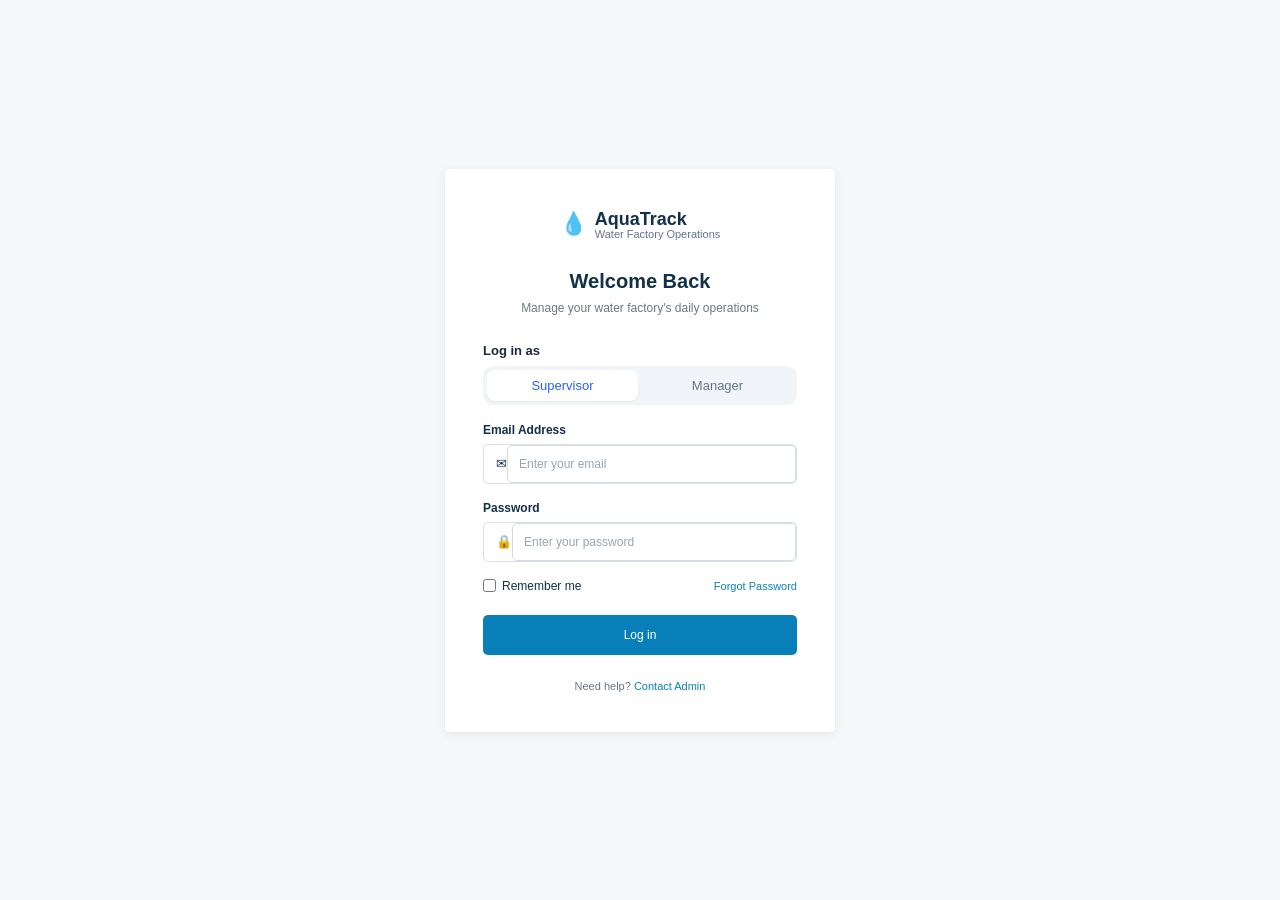
<file: index.html>
<!doctype html>
<html lang="en">
  <head>
    <meta charset="UTF-8" />
    <meta name="viewport" content="width=device-width, initial-scale=1.0" />
    <title>AquaTrack — Water Factory Login</title>

    <link rel="stylesheet" href="style.css" />
  </head>

  <body class="login-page">
    <div class="login-card">
      <div class="logo">
        <span class="logo-icon">💧</span>
        <div>
          <span>AquaTrack</span>
          <div class="logo-tagline">Water Factory Operations</div>
        </div>
      </div>

      <h1>Welcome Back</h1>
      <p class="subtitle">Manage your water factory's daily operations</p>

      <form id="loginForm">
        <div class="role-select">
          <p class="role-label">Log in as</p>
          <div class="role-buttons">
            <button
              type="button"
              class="role-btn active"
              data-role="supervisor"
            >
              Supervisor
            </button>
            <button type="button" class="role-btn" data-role="manager">
              Manager
            </button>
          </div>
        </div>
        <label for="email">Email Address</label>
        <div class="input-group">
          <span>✉</span>
          <input
            type="email"
            id="email"
            placeholder="Enter your email"
            required
          />
        </div>

        <label for="password">Password</label>
        <div class="input-group">
          <span>🔒</span>
          <input
            type="password"
            id="password"
            placeholder="Enter your password"
            required
          />
        </div>

        <div class="login-options">
          <label class="remember">
            <input type="checkbox" />
            <span>Remember me</span>
          </label>

          <a href="#" class="forgot">Forgot Password</a>
        </div>

        <button type="submit" class="primary-btn">Log in</button>
      </form>

      <p class="help">Need help? <a href="#">Contact Admin</a></p>
    </div>

    <script src="app.js"></script>
  </body>
</html>
</file>
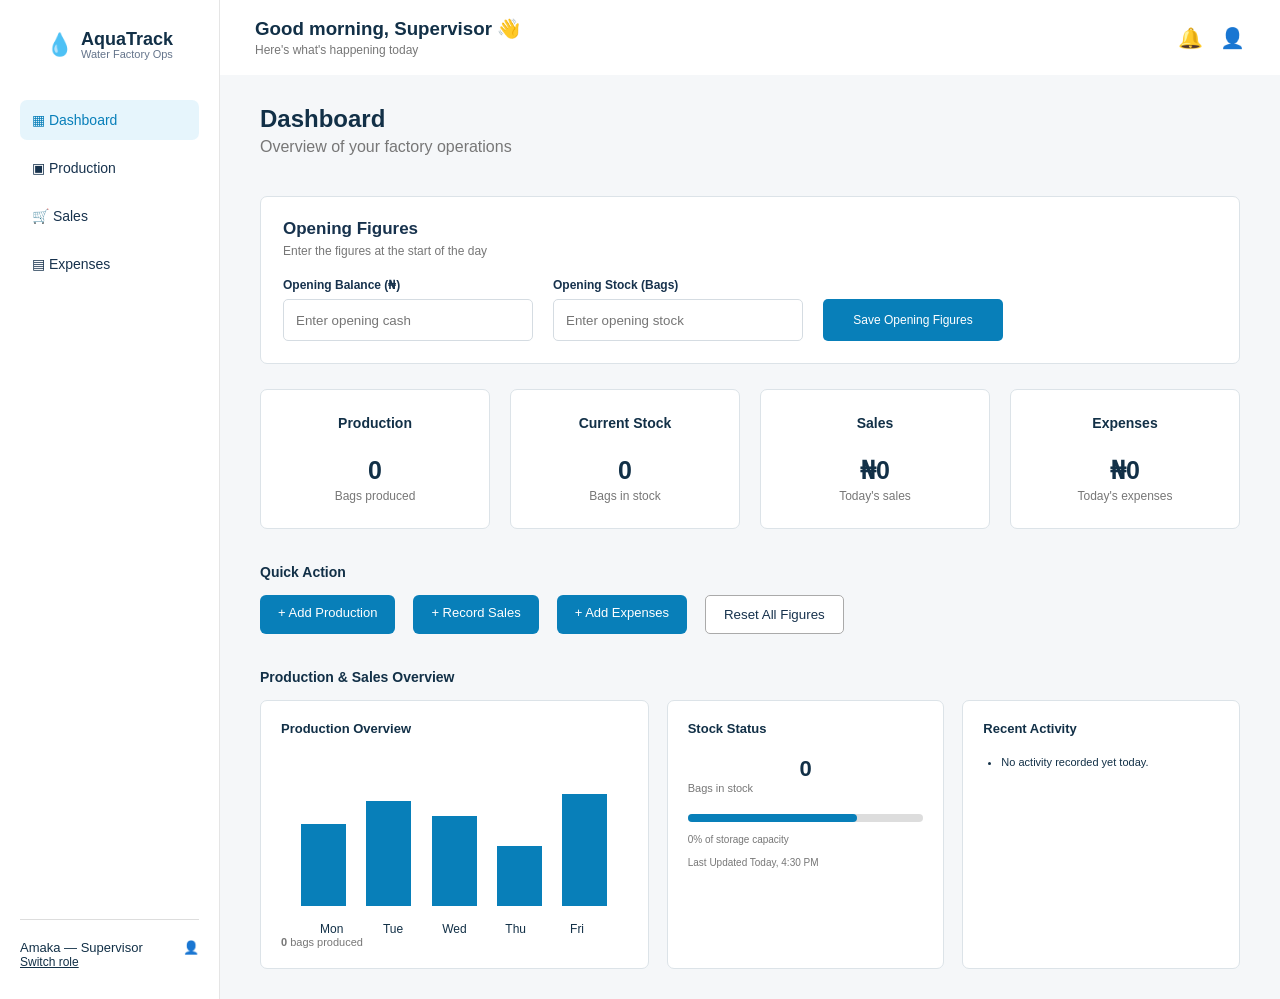
<file: dashboard.html>
<!doctype html>
<html lang="en">
  <head>
    <meta charset="UTF-8" />
    <meta name="viewport" content="width=device-width, initial-scale=1.0" />
    <title>AquaTrack — Water Factory Dashboard</title>

    <link rel="stylesheet" href="style.css" />
  </head>

  <body>
    <div class="app">
      <!-- Sidebar -->
      <aside class="sidebar">
        <div class="logo">
          <span class="logo-icon">💧</span>
          <div class="logo-text">
            <span>AquaTrack</span>
            <span class="logo-tagline">Water Factory Ops</span>
          </div>
        </div>
        <nav>
          <a href="dashboard.html" class="active">▦ Dashboard</a>
          <a href="production.html">▣ Production</a>
          <a href="sales.html">🛒 Sales</a>
          <a href="expenses.html">▤ Expenses</a>
        </nav>

        <div class="user">
          <span id="profileName">Bola Manager</span>
          👤
        </div>
        <a
          href="#"
          id="logoutLink"
          style="font-size: 12px; color: var(--text-muted)"
          >Switch role</a
        >
      </aside>

      <!-- Main Content -->
      <main class="main">
        <!-- Header -->
        <header class="topbar">
          <div>
            <h3 id="greeting">Good morning, Manager 👋</h3>
            <p>Here's what's happening today</p>
          </div>

          <div class="icons">🔔 &nbsp; 👤</div>
        </header>

        <!-- Dashboard Content -->
        <section class="content">
          <h1>Dashboard</h1>
          <p class="description">Overview of your factory operations</p>

          <!-- Summary Cards -->
          <!-- OPENING FIGURES -->

          <div class="opening-section">
            <div class="opening-card">
              <h2>Opening Figures</h2>

              <p>Enter the figures at the start of the day</p>

              <div class="opening-fields">
                <!-- OPENING BALANCE -->
                <div class="opening-field">
                  <label for="openingBalance"> Opening Balance (₦) </label>

                  <input
                    type="number"
                    id="openingBalance"
                    placeholder="Enter opening cash"
                  />
                </div>

                <!-- OPENING STOCK -->
                <div class="opening-field">
                  <label for="openingStock"> Opening Stock (Bags) </label>

                  <input
                    type="number"
                    id="openingStock"
                    placeholder="Enter opening stock"
                  />
                </div>

                <button
                  type="button"
                  class="primary-btn"
                  id="saveOpeningFigures"
                >
                  Save Opening Figures
                </button>
              </div>
            </div>
          </div>

          <div class="cards">
            <div class="card">
              <h3>Production</h3>
              <strong id="dashboardProduction">0</strong>
              <p>Bags produced</p>
            </div>

            <div class="card">
              <h3>Current Stock</h3>
              <strong id="currentStock">0</strong>
              <p>Bags in stock</p>
            </div>

            <div class="card">
              <h3>Sales</h3>
              <strong id="dashboardSales">₦0</strong>
              <p>Today's sales</p>
            </div>

            <div class="card">
              <h3>Expenses</h3>
              <strong id="dashboardExpenses">₦0</strong>
              <p>Today's expenses</p>
            </div>
          </div>

          <!-- Quick Actions -->
          <h3 class="section-title">Quick Action</h3>

          <div class="actions">
            <a href="production.html"> + Add Production </a>

            <a href="sales.html"> + Record Sales </a>

            <a href="expenses.html"> + Add Expenses </a>
            <button type="button" id="resetData" class="secondary-btn">
              Reset All Figures
            </button>
          </div>

          <!-- Overview -->
          <h3 class="section-title">Production & Sales Overview</h3>

          <div class="overview">
            <!-- Production Chart -->
            <div class="overview-card">
              <h3>Production Overview</h3>

              <div class="chart-container">
                <div class="chart">
                  <div class="bar" style="height: 55%"></div>
                  <div class="bar" style="height: 70%"></div>
                  <div class="bar" style="height: 60%"></div>
                  <div class="bar" style="height: 40%"></div>
                  <div class="bar" style="height: 75%"></div>
                </div>

                <div class="days">
                  <span>Mon</span>
                  <span>Tue</span>
                  <span>Wed</span>
                  <span>Thu</span>
                  <span>Fri</span>
                </div>
              </div>

              <p><strong id="productionOverview">0</strong> bags produced</p>
            </div>

            <!-- Stock -->
            <div class="overview-card">
              <h3>Stock Status</h3>

              <div class="stock-number" id="dashboardStockStatus">0</div>

              <p>Bags in stock</p>

              <div class="progress">
                <div></div>
              </div>

              <small class="stock-percent">72% of storage capacity</small>

              <small> Last Updated Today, 4:30 PM </small>
            </div>

            <!-- Recent Activity -->
            <div class="overview-card">
              <h3>Recent Activity</h3>

              <ul class="activity" id="recentActivity">
                <li>
                  <strong>Production added</strong><br />
                  +108 good bags<br />
                  Today
                </li>

                <li>
                  <strong>Sales recorded</strong><br />
                  92 bags — ₦32,200<br />
                  Today
                </li>

                <li>
                  <strong>Expense added</strong><br />
                  Diesel — ₦10,000<br />
                  Today
                </li>
              </ul>
            </div>
          </div>
        </section>
      </main>
    </div>
    <script src="app.js"></script>
  </body>
</html>
</file>
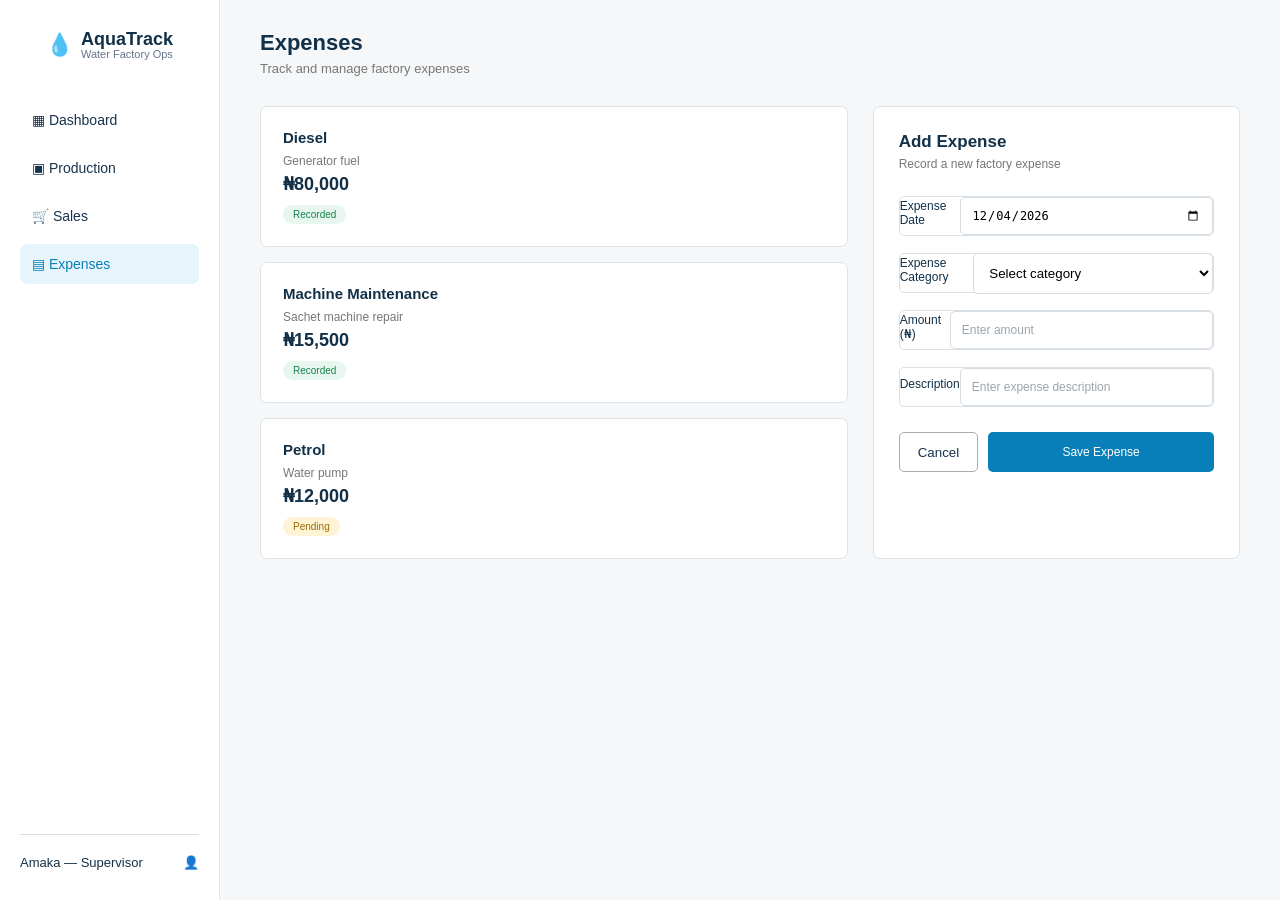
<file: expenses.html>
<!doctype html>
<html lang="en">
  <head>
    <meta charset="UTF-8" />
    <meta name="viewport" content="width=device-width, initial-scale=1.0" />

    <title>AquaTrack — Water Factory Expenses</title>

    <link rel="stylesheet" href="style.css" />
  </head>

  <body>
    <div class="app">
      <!-- SIDEBAR -->
      <aside class="sidebar">
        <div class="logo">
          <span class="logo-icon">💧</span>
          <div class="logo-text">
            <span>AquaTrack</span>
            <span class="logo-tagline">Water Factory Ops</span>
          </div>
        </div>

        <nav>
          <a href="dashboard.html"> ▦ Dashboard </a>

          <a href="production.html"> ▣ Production </a>

          <a href="sales.html"> 🛒 Sales </a>

          <a href="expenses.html" class="active"> ▤ Expenses </a>
        </nav>

        <div class="user">
          <span id="profileName">Bola Manager</span>
          👤
        </div>
      </aside>

      <!-- MAIN CONTENT -->
      <main class="main">
        <section class="content">
          <!-- PAGE HEADER -->
          <div class="page-header">
            <h1>Expenses</h1>

            <p>Track and manage factory expenses</p>
          </div>

          <!-- PAGE GRID -->
          <div class="page-grid">
            <!-- EXPENSE RECORDS -->
            <div>
              <div class="records">
                <!-- EXPENSE 1 -->
                <div class="record">
                  <h3>Diesel</h3>

                  <p>Generator fuel</p>

                  <strong> ₦80,000 </strong>

                  <br />

                  <span class="status"> Recorded </span>
                </div>

                <!-- EXPENSE 2 -->
                <div class="record">
                  <h3>Machine Maintenance</h3>

                  <p>Sachet machine repair</p>

                  <strong> ₦15,500 </strong>

                  <br />

                  <span class="status"> Recorded </span>
                </div>

                <!-- EXPENSE 3 -->
                <div class="record">
                  <h3>Petrol</h3>

                  <p>Water pump</p>

                  <strong> ₦12,000 </strong>

                  <br />

                  <span class="status pending"> Pending </span>
                </div>
              </div>
            </div>

            <!-- ADD EXPENSE FORM -->
            <div class="form-card">
              <h2>Add Expense</h2>

              <p>Record a new factory expense</p>

              <!-- DATE -->
              <div class="input-group">
                <label> Expense Date </label>

                <input type="date" value="2026-08-13" />
              </div>

              <!-- CATEGORY -->
              <div class="input-group">
                <label> Expense Category </label>

                <select id="expenseCategory">
                  <option value="">Select category</option>

                  <option value="Diesel">Diesel</option>

                  <option value="Petrol">Petrol</option>

                  <option value="Maintenance">Maintenance</option>

                  <option value="Transportation">Transportation</option>

                  <option value="Other">Other</option>
                </select>
              </div>

              <!-- AMOUNT -->
              <div class="input-group">
                <label> Amount (₦) </label>

                <input
                  type="number"
                  id="expenseAmount"
                  placeholder="Enter amount"
                />
              </div>

              <!-- DESCRIPTION -->
              <div class="input-group">
                <label> Description </label>

                <input
                  type="text"
                  id="expenseDescription"
                  placeholder="Enter expense description"
                />
              </div>

              <!-- BUTTONS -->
              <div class="form-buttons">
                <button type="button" class="secondary-btn">Cancel</button>

                <button type="button" class="primary-btn" id="saveExpense">
                  Save Expense
                </button>
              </div>
            </div>
          </div>
        </section>
      </main>
    </div>
    <script src="app.js"></script>
  </body>
</html>
</file>
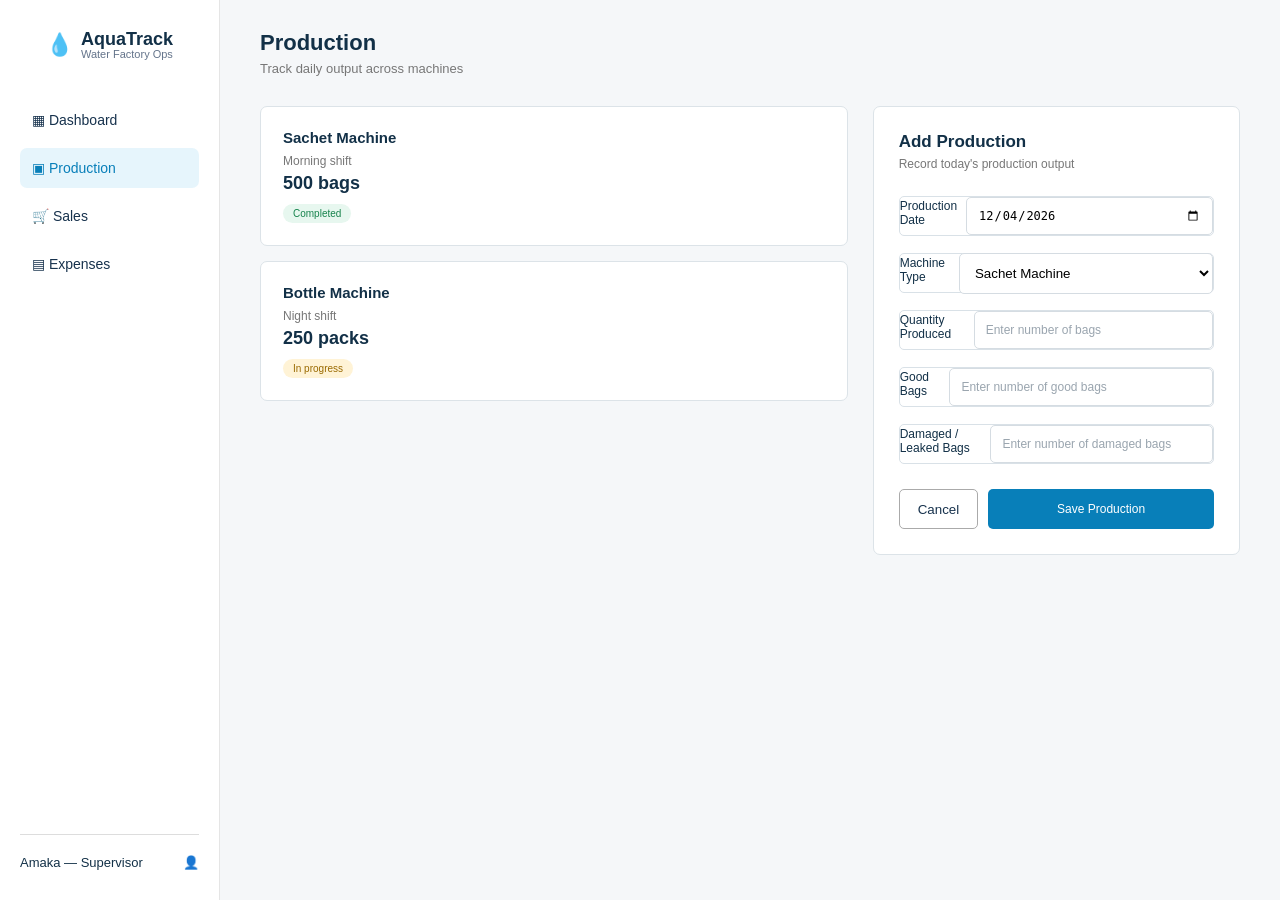
<file: production.html>
<!doctype html>
<html lang="en">
  <head>
    <meta charset="UTF-8" />
    <meta name="viewport" content="width=device-width, initial-scale=1.0" />

    <title>AquaTrack — Water Factory Production</title>

    <link rel="stylesheet" href="style.css" />
  </head>

  <body>
    <div class="app">
      <!-- SIDEBAR -->
      <aside class="sidebar">
        <div class="logo">
          <span class="logo-icon">💧</span>
          <div class="logo-text">
            <span>AquaTrack</span>
            <span class="logo-tagline">Water Factory Ops</span>
          </div>
        </div>

        <nav>
          <a href="dashboard.html"> ▦ Dashboard </a>

          <a href="production.html" class="active"> ▣ Production </a>

          <a href="sales.html"> 🛒 Sales </a>

          <a href="expenses.html"> ▤ Expenses </a>
        </nav>

        <div class="user">
          <span id="profileName">Bola Manager</span>
          👤
        </div>
      </aside>

      <!-- MAIN CONTENT -->
      <main class="main">
        <!-- PAGE HEADER -->
        <section class="content">
          <div class="page-header">
            <h1>Production</h1>

            <p>Track daily output across machines</p>
          </div>

          <!-- PAGE GRID -->
          <div class="page-grid">
            <!-- LEFT SIDE: PRODUCTION RECORDS -->
            <div>
              <div class="records">
                <!-- RECORD 1 -->
                <div class="record">
                  <h3>Sachet Machine</h3>

                  <p>Morning shift</p>

                  <strong> 500 bags </strong>

                  <br />

                  <span class="status"> Completed </span>
                </div>

                <!-- RECORD 2 -->
                <div class="record">
                  <h3>Bottle Machine</h3>

                  <p>Night shift</p>

                  <strong> 250 packs </strong>

                  <br />

                  <span class="status pending"> In progress </span>
                </div>
              </div>
            </div>

            <!-- RIGHT SIDE: ADD PRODUCTION FORM -->
            <div class="form-card" id="productionForm">
              <h2>Add Production</h2>

              <p>Record today's production output</p>

              <!-- DATE -->
              <div class="input-group">
                <label> Production Date </label>

                <input type="date" value="2026-08-13" />
              </div>

              <!-- MACHINE -->
              <div class="input-group">
                <label> Machine Type </label>

                <select id="machineType">
                  <option>Sachet Machine</option>

                  <option>Bottle Machine</option>
                </select>
              </div>

              <!-- QUANTITY -->
              <div class="input-group">
                <label> Quantity Produced </label>

                <input
                  type="number"
                  id="productionQuantity"
                  placeholder="Enter number of bags"
                />
              </div>

              <!-- GOOD BAGS -->
              <div class="input-group">
                <label> Good Bags </label>

                <input
                  type="number"
                  id="goodBags"
                  placeholder="Enter number of good bags"
                />
              </div>

              <!-- DAMAGED -->
              <div class="input-group">
                <label> Damaged / Leaked Bags </label>

                <input
                  type="number"
                  id="damagedBags"
                  placeholder="Enter number of damaged bags"
                />
              </div>

              <!-- BUTTONS -->
              <div class="form-buttons">
                <button type="button" class="secondary-btn">Cancel</button>

                <button type="button" id="saveProduction" class="primary-btn">
                  Save Production
                </button>
              </div>
            </div>
          </div>
        </section>
      </main>
    </div>
    <script src="app.js"></script>
  </body>
</html>
</file>
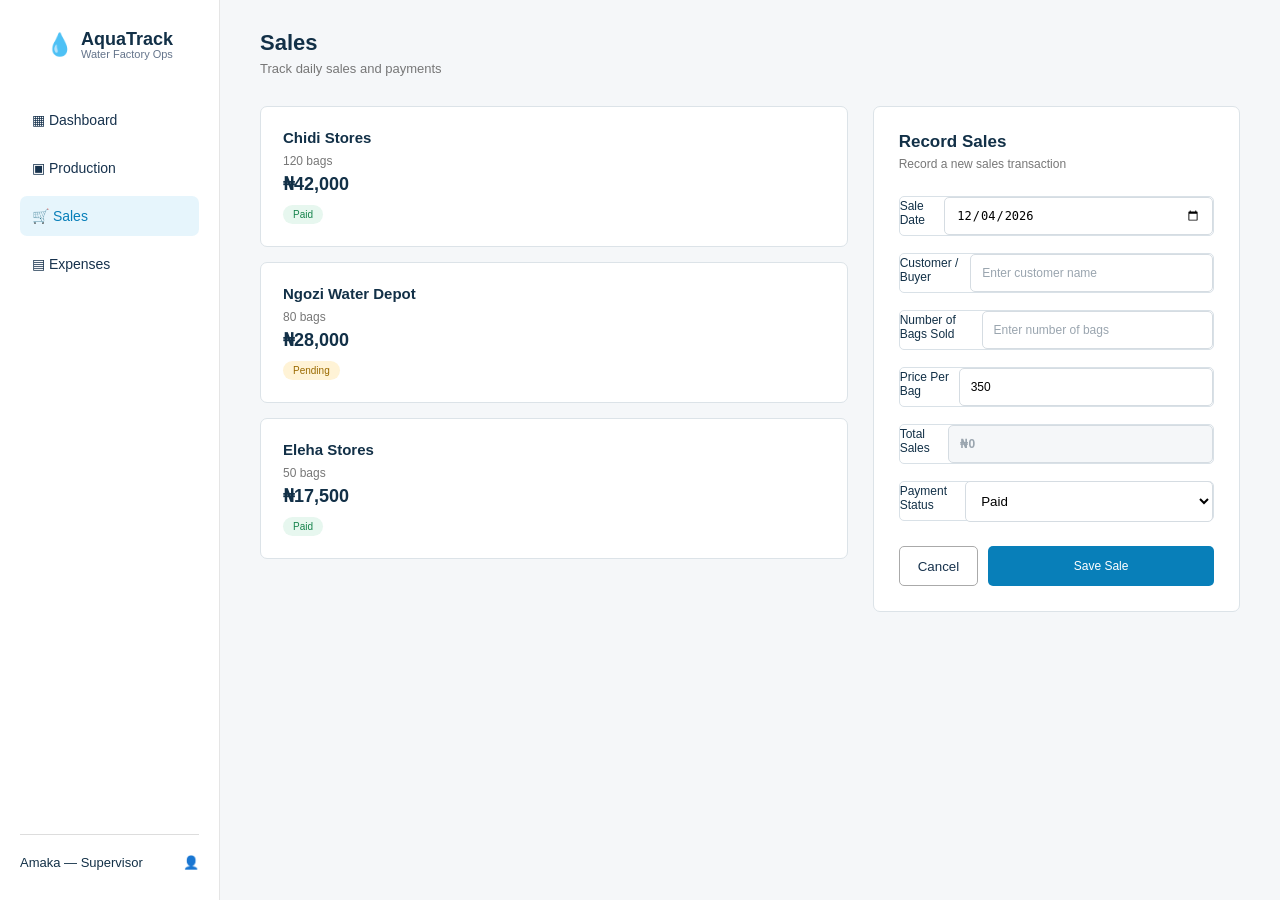
<file: sales.html>
<!doctype html>
<html lang="en">
  <head>
    <meta charset="UTF-8" />
    <meta name="viewport" content="width=device-width, initial-scale=1.0" />

    <title>AquaTrack — Water Factory Sales</title>

    <link rel="stylesheet" href="style.css" />
  </head>

  <body>
    <div class="app">
      <!-- SIDEBAR -->
      <aside class="sidebar">
        <div class="logo">
          <span class="logo-icon">💧</span>
          <div class="logo-text">
            <span>AquaTrack</span>
            <span class="logo-tagline">Water Factory Ops</span>
          </div>
        </div>

        <nav>
          <a href="dashboard.html"> ▦ Dashboard </a>

          <a href="production.html"> ▣ Production </a>

          <a href="sales.html" class="active"> 🛒 Sales </a>

          <a href="expenses.html"> ▤ Expenses </a>
        </nav>

        <div class="user">
          <span id="profileName">Bola Manager</span>
          👤
        </div>
      </aside>

      <!-- MAIN CONTENT -->
      <main class="main">
        <section class="content">
          <!-- PAGE HEADER -->
          <div class="page-header">
            <h1>Sales</h1>

            <p>Track daily sales and payments</p>
          </div>

          <!-- PAGE GRID -->
          <div class="page-grid">
            <!-- SALES RECORDS -->
            <div>
              <div class="records">
                <!-- SALE 1 -->
                <div class="record">
                  <h3>Chidi Stores</h3>

                  <p>120 bags</p>

                  <strong> ₦42,000 </strong>

                  <br />

                  <span class="status"> Paid </span>
                </div>

                <!-- SALE 2 -->
                <div class="record">
                  <h3>Ngozi Water Depot</h3>

                  <p>80 bags</p>

                  <strong> ₦28,000 </strong>

                  <br />

                  <span class="status pending"> Pending </span>
                </div>

                <!-- SALE 3 -->
                <div class="record">
                  <h3>Eleha Stores</h3>

                  <p>50 bags</p>

                  <strong> ₦17,500 </strong>

                  <br />

                  <span class="status"> Paid </span>
                </div>
              </div>
            </div>

            <!-- RECORD SALES FORM -->
            <div class="form-card">
              <h2>Record Sales</h2>

              <p>Record a new sales transaction</p>

              <!-- DATE -->
              <div class="input-group">
                <label> Sale Date </label>

                <input type="date" value="2026-08-13" />
              </div>

              <!-- CUSTOMER -->
              <div class="input-group">
                <label> Customer / Buyer </label>

                <input
                  type="text"
                  id="customerName"
                  placeholder="Enter customer name"
                />
              </div>

              <!-- QUANTITY -->
              <div class="input-group">
                <label> Number of Bags Sold </label>

                <input
                  type="number"
                  id="bagsSold"
                  placeholder="Enter number of bags"
                />
              </div>

              <!-- PRICE -->
              <div class="input-group">
                <label> Price Per Bag </label>

                <input type="number" id="pricePerBag" value="350" />
              </div>

              <!-- TOTAL -->
              <div class="input-group">
                <label> Total Sales </label>

                <input type="text" id="totalSales" placeholder="₦0" readonly />
              </div>

              <!-- PAYMENT -->
              <div class="input-group">
                <label> Payment Status </label>

                <select id="paymentStatus">
                  <option>Paid</option>

                  <option>Pending</option>
                </select>
              </div>

              <!-- BUTTONS -->
              <div class="form-buttons">
                <button type="button" class="secondary-btn">Cancel</button>

                <button type="button" id="saveSale" class="primary-btn">
                  Save Sale
                </button>
              </div>
            </div>
          </div>
        </section>
      </main>
    </div>
    <script src="app.js"></script>
  </body>
</html>
</file>
<file: style.css>
/* =========================
   GLOBAL STYLES
========================= */

* {
  margin: 0;
  padding: 0;
  box-sizing: border-box;
}

body {
  font-family: Arial, sans-serif;
  color: #123047;
  background: #f5f7f9;
}

/* =========================
   LOGIN PAGE
========================= */

.login-page {
  min-height: 100vh;
  display: flex;
  align-items: center;
  justify-content: center;
  background: #f5f7f9;
}

.login-card {
  width: 390px;
  background: #ffffff;
  padding: 40px 38px;
  border-radius: 4px;
  box-shadow: 0 2px 10px rgba(0, 0, 0, 0.08);
}

/* Logo */

.logo {
  display: flex;
  justify-content: center;
  align-items: center;
  gap: 8px;
  margin-bottom: 30px;
  font-size: 18px;
  font-weight: 700;
  color: #123047;
}
.logo-text {
  display: flex;
  flex-direction: column;
  line-height: 1.1;
}

.logo-tagline {
  font-size: 10px;
  color: var(--text-muted, #64748b);
  font-weight: 400;
}

.logo-icon {
  font-size: 22px;
}

/* Heading */

.login-card h1 {
  text-align: center;
  font-size: 20px;
  margin-bottom: 8px;
}
.logo-tagline {
  font-size: 11px;
  color: var(--text-muted, #64748b);
  font-weight: 400;
  margin-top: -2px;
}

.subtitle {
  text-align: center;
  font-size: 12px;
  color: #6b7785;
  margin-bottom: 28px;
}

/* Labels */

.login-card label {
  display: block;
  font-size: 12px;
  font-weight: 600;
  margin-bottom: 7px;
}

/* Inputs */

.input-group {
  height: 40px;
  display: flex;
  align-items: center;
  border: 1px solid #d9e1e7;
  border-radius: 5px;
  background: #ffffff;
  margin-bottom: 18px;
}

.input-group span {
  padding-left: 12px;
  font-size: 13px;
}

.input-group input {
  width: 100%;
  height: 100%;
  border: none;
  outline: none;
  padding: 0 12px;
  font-size: 12px;
}

.input-group input::placeholder {
  color: #9aa5af;
}

/* Remember / Forgot */

.login-options {
  display: flex;
  justify-content: space-between;
  align-items: center;
  margin-bottom: 22px;
}

.remember {
  display: flex !important;
  align-items: center;
  gap: 6px;
  font-weight: normal !important;
  margin: 0 !important;
}

.remember input {
  accent-color: #0b80bd;
}

.forgot {
  color: #0b80bd;
  font-size: 11px;
  text-decoration: none;
}

/* Login button */

.primary-btn {
  width: 100%;
  height: 40px;
  border: none;
  border-radius: 5px;
  background: #0b80bd;
  color: #ffffff;
  font-size: 12px;
  cursor: pointer;
}

.primary-btn:hover {
  background: #096fa4;
}

/* Help */

.help {
  text-align: center;
  font-size: 11px;
  color: #6b7785;
  margin-top: 25px;
}

.help a {
  color: #0b80bd;
  text-decoration: none;
}

.role-select {
  margin-bottom: 18px;
}

.role-label {
  font-size: 13px;
  font-weight: 600;
  margin: 0 0 8px;
  color: var(--text, #1e293b);
}

.role-buttons {
  display: flex;
  background: #f1f5f9;
  border-radius: 10px;
  padding: 4px;
  gap: 4px;
}

.role-btn {
  flex: 1;
  border: none;
  background: transparent;
  padding: 8px 0;
  font-size: 13px;
  font-weight: 500;
  color: var(--text-muted, #64748b);
  border-radius: 8px;
  cursor: pointer;
  transition:
    background 0.15s,
    color 0.15s;
}

.role-btn.active {
  background: #fff;
  color: var(--blue, #2563eb);
  box-shadow: 0 1px 2px rgba(0, 0, 0, 0.06);
}
/* =========================
   DASHBOARD
========================= */

.app {
  display: flex;
  min-height: 100vh;
}

.sidebar {
  width: 220px;
  background: white;
  padding: 30px 20px;
  display: flex;
  flex-direction: column;
  border-right: 1px solid #e5e5e5;
}

.sidebar .logo {
  text-align: left;
  margin-bottom: 40px;
  font-size: 18px;
}

.sidebar nav {
  display: flex;
  flex-direction: column;
  gap: 8px;
}

.sidebar nav a {
  text-decoration: none;
  color: #17324d;
  padding: 12px;
  border-radius: 7px;
  font-size: 14px;
}

.sidebar nav a:hover,
.sidebar nav a.active {
  background: #e6f5fc;
  color: #087fb9;
}

.user {
  margin-top: auto;
  padding-top: 20px;
  border-top: 1px solid #ddd;
  display: flex;
  justify-content: space-between;
  font-size: 13px;
}

/* Main */

.main {
  flex: 1;
  background: #f5f7f9;
}

/* Top bar */

.topbar {
  height: 75px;
  background: white;
  padding: 15px 35px;
  display: flex;
  justify-content: space-between;
  align-items: center;
}

.topbar h3 {
  margin-bottom: 3px;
}

.topbar p {
  font-size: 12px;
  color: #777;
}

.icons {
  font-size: 20px;
}

/* Content */

.content {
  padding: 30px 40px;
}

.content h1 {
  margin-bottom: 5px;
}

.description {
  color: #777;
  margin-bottom: 40px;
}

/* Cards */

.cards {
  display: grid;
  grid-template-columns: repeat(4, 1fr);
  gap: 20px;
}

.card {
  background: white;
  border: 1px solid #dce3e8;
  border-radius: 7px;
  padding: 25px;
  text-align: center;
}

.card h3 {
  font-size: 14px;
  margin-bottom: 25px;
}

.card strong {
  font-size: 25px;
}

.card p {
  font-size: 12px;
  color: #777;
  margin-top: 4px;
}

/* Quick Actions */

.section-title {
  margin-top: 35px;
  margin-bottom: 15px;
  font-size: 14px;
}

.actions {
  display: flex;
  gap: 18px;
}

.actions a {
  background: #087fb9;
  color: white;
  padding: 10px 18px;
  border-radius: 6px;
  text-decoration: none;
  font-size: 13px;
}

.actions a:hover {
  background: #066d9f;
}

/* Overview */

.overview {
  display: grid;
  grid-template-columns: 1.4fr 1fr 1fr;
  gap: 18px;
}

.overview-card {
  background: white;
  border: 1px solid #dce3e8;
  border-radius: 7px;
  padding: 20px;
  min-height: 190px;
}

.overview-card h3 {
  font-size: 13px;
  margin-bottom: 20px;
}

/* Chart */

.chart {
  height: 90px;
  display: flex;
  align-items: end;
  gap: 15px;
  padding: 0 10px;
}

.bar {
  width: 28px;
  background: #087fb9;
}

.days {
  display: flex;
  justify-content: space-around;
  margin-top: 8px;
  font-size: 12px;
}

/* Stock */

.stock-number {
  font-size: 22px;
  font-weight: bold;
  text-align: center;
}

.overview-card p {
  font-size: 11px;
  color: #777;
}

.progress {
  height: 8px;
  background: #ddd;
  border-radius: 10px;
  margin: 20px 0 8px;
}

.progress div {
  width: 72%;
  height: 100%;
  background: #087fb9;
  border-radius: 10px;
}

.overview-card small {
  display: block;
  color: #777;
  font-size: 10px;
  margin-top: 12px;
}

/* Activity */

.activity {
  padding-left: 18px;
  font-size: 11px;
}

.activity li {
  margin-bottom: 15px;
}

/* =========================
   OPENING FIGURES
========================= */

.opening-section {
  margin-bottom: 25px;
}

.opening-card {
  background: #ffffff;
  border: 1px solid #dce3e8;
  border-radius: 7px;
  padding: 22px;
}

.opening-card h2 {
  font-size: 17px;
  color: #17324d;
  margin-bottom: 5px;
}

.opening-card > p {
  font-size: 12px;
  color: #777;
  margin-bottom: 20px;
}

.opening-fields {
  display: flex;
  align-items: flex-end;
  gap: 20px;
}

.opening-field {
  width: 250px;
  flex: none;
}

.opening-field label {
  display: block;
  font-size: 12px;
  font-weight: 600;
  color: #17324d;
  margin-bottom: 7px;
}
.opening-fields .primary-btn {
  width: auto;
  min-width: 180px;
  height: 42px;
  padding: 0 20px;
}

.opening-field input {
  width: 100%;
  height: 42px;
  padding: 0 12px;
  box-sizing: border-box;
  border: 1px solid #d5dce2;
  border-radius: 5px;
}
.opening-field input:focus {
  border-color: #087fb9;
}

@media (max-width: 700px) {
  .opening-fields {
    flex-direction: column;
    align-items: stretch;
  }
}

/* =========================
   INNER PAGES
========================= */

.page-layout {
  display: flex;
  min-height: 100vh;
}

.page-main {
  flex: 1;
  background: #f5f7f9;
  padding: 35px 45px;
}

.page-header {
  margin-bottom: 30px;
}

.page-header h1 {
  font-size: 22px;
  margin-bottom: 5px;
}

.page-header p {
  color: #777;
  font-size: 13px;
}

/* Page columns */

.page-grid {
  display: grid;
  grid-template-columns: 1.6fr 1fr;
  gap: 25px;
}

/* List / records */

.records {
  display: flex;
  flex-direction: column;
  gap: 15px;
}

.record {
  background: white;
  border: 1px solid #dce3e8;
  border-radius: 7px;
  padding: 22px;
}

.record h3 {
  margin-bottom: 8px;
  font-size: 15px;
}

.record p {
  color: #777;
  font-size: 12px;
  margin-bottom: 5px;
}

.record strong {
  font-size: 18px;
}

/* Form */

.form-card {
  background: white;
  border: 1px solid #dce3e8;
  border-radius: 7px;
  padding: 25px;
}

.form-card h2 {
  font-size: 17px;
  margin-bottom: 5px;
}

.form-card > p {
  color: #777;
  font-size: 12px;
  margin-bottom: 25px;
}

.input-group {
  margin-bottom: 17px;
}

.input-group label {
  display: block;
  font-size: 12px;
  margin-bottom: 7px;
}

.input-group input,
.input-group select {
  width: 100%;
  padding: 11px;
  border: 1px solid #d5dce2;
  border-radius: 5px;
  background: white;
}

.primary-btn {
  background: #087fb9;
  color: white;
  border: none;
  padding: 11px 18px;
  border-radius: 5px;
  cursor: pointer;
}

.secondary-btn {
  background: white;
  color: #17324d;
  border: 1px solid #aaa;
  padding: 11px 18px;
  border-radius: 5px;
  cursor: pointer;
}

.form-buttons {
  display: flex;
  justify-content: flex-end;
  gap: 10px;
  margin-top: 25px;
}

/* Status */

.status {
  display: inline-block;
  padding: 4px 10px;
  border-radius: 12px;
  font-size: 10px;
  margin-top: 10px;
  background: #e7f7ef;
  color: #16834c;
}

.status.pending {
  background: #fff3d6;
  color: #9a6a00;
}

/* =========================
   SALES PAGE
========================= */

.sales-summary {
  display: flex;
  gap: 15px;
  margin-bottom: 20px;
}

.sales-summary-card {
  background: #ffffff;
  border: 1px solid #dce3e8;
  border-radius: 7px;
  padding: 18px;
  flex: 1;
}

.sales-summary-card p {
  font-size: 11px;
  color: #777;
  margin-bottom: 8px;
}

.sales-summary-card strong {
  font-size: 20px;
  color: #17324d;
}

/* Sales record */

.sales-record {
  position: relative;
}

.sales-record .amount {
  color: #087fb9;
  font-size: 18px;
  font-weight: 700;
}

/* Payment status */

.status.paid {
  background: #e7f7ef;
  color: #16834c;
}

.status.pending {
  background: #fff3d6;
  color: #9a6a00;
}

/* Total sales field */

#totalSales {
  background: #f5f7f9;
  font-weight: 600;
  color: #087fb9;
}

/* Form focus */

.form-card input:focus,
.form-card select:focus {
  outline: none;
  border-color: #087fb9;
  box-shadow: 0 0 0 2px rgba(8, 127, 185, 0.08);
}

/* =========================;
/* =========================
   EXPENSES PAGE
========================= */

.expenses-page {
  min-height: 100vh;
  background: #f5f7f9;
}

.expenses-content {
  padding: 35px 45px;
}

.expenses-header {
  margin-bottom: 30px;
}

.expenses-header h1 {
  font-size: 24px;
  margin-bottom: 6px;
  color: #17324d;
}

.expenses-header p {
  color: #777;
  font-size: 13px;
}

/* Main layout */

.expenses-grid {
  display: grid;
  grid-template-columns: 1.5fr 1fr;
  gap: 25px;
  align-items: start;
}

/* Expense records */

.expense-records {
  display: flex;
  flex-direction: column;
  gap: 15px;
}

.expense-record {
  background: #ffffff;
  border: 1px solid #dce3e8;
  border-radius: 7px;
  padding: 22px;
}

.expense-record h3 {
  font-size: 15px;
  color: #17324d;
  margin-bottom: 7px;
}

.expense-record p {
  font-size: 12px;
  color: #777;
  margin-bottom: 10px;
}

.expense-record strong {
  display: block;
  font-size: 18px;
  color: #17324d;
  margin-bottom: 8px;
}

/* Expense form */

.expense-form {
  background: #ffffff;
  border: 1px solid #dce3e8;
  border-radius: 7px;
  padding: 25px;
}

.expense-form h2 {
  font-size: 17px;
  color: #17324d;
  margin-bottom: 6px;
}

.expense-form > p {
  font-size: 12px;
  color: #777;
  margin-bottom: 25px;
}

/* Form fields */

.expense-field {
  margin-bottom: 17px;
}

.expense-field label {
  display: block;
  font-size: 12px;
  font-weight: 600;
  color: #17324d;
  margin-bottom: 7px;
}

.expense-field input,
.expense-field select {
  width: 100%;
  height: 42px;
  padding: 0 12px;
  border: 1px solid #d5dce2;
  border-radius: 5px;
  background: #ffffff;
  color: #17324d;
  font-size: 12px;
  outline: none;
}

.expense-field input:focus,
.expense-field select:focus {
  border-color: #087fb9;
}

/* Buttons */

.expense-buttons {
  display: flex;
  justify-content: flex-end;
  gap: 10px;
  margin-top: 25px;
}

.expense-cancel {
  padding: 11px 18px;
  background: #ffffff;
  color: #17324d;
  border: 1px solid #cfd7dd;
  border-radius: 5px;
  cursor: pointer;
}

.expense-save {
  padding: 11px 18px;
  background: #087fb9;
  color: #ffffff;
  border: none;
  border-radius: 5px;
  cursor: pointer;
}

.expense-save:hover {
  background: #066d9f;
}

/* Status */

.expense-status {
  display: inline-block;
  padding: 4px 10px;
  border-radius: 12px;
  background: #e7f7ef;
  color: #16834c;
  font-size: 10px;
}

.expense-status.pending {
  background: #fff3d6;
  color: #9a6a00;
}

/* Mobile */

@media (max-width: 900px) {
  .expenses-grid {
    grid-template-columns: 1fr;
  }
}

/* Production chart alignment */

.chart-container {
  width: 100%;
}

.chart {
  display: flex;
  align-items: flex-end;
  justify-content: space-around;
  height: 150px;
  padding: 0 20px;
  gap: 20px;
}

.bar {
  width: 45px;
  min-height: 20px;
}

.days {
  display: flex;
  justify-content: space-around;
  padding: 8px 20px 0;
  text-align: center;
}

.days span {
  flex: 1;
}

.save-toast {
  position: fixed;
  bottom: 24px;
  right: 24px;
  background: #1e293b;
  color: #fff;
  padding: 10px 16px;
  border-radius: 8px;
  font-size: 13px;
  opacity: 0;
  transform: translateY(8px);
  transition:
    opacity 0.2s,
    transform 0.2s;
  pointer-events: none;
  z-index: 999;
}
.save-toast.show {
  opacity: 1;
  transform: translateY(0);
}
</file>
